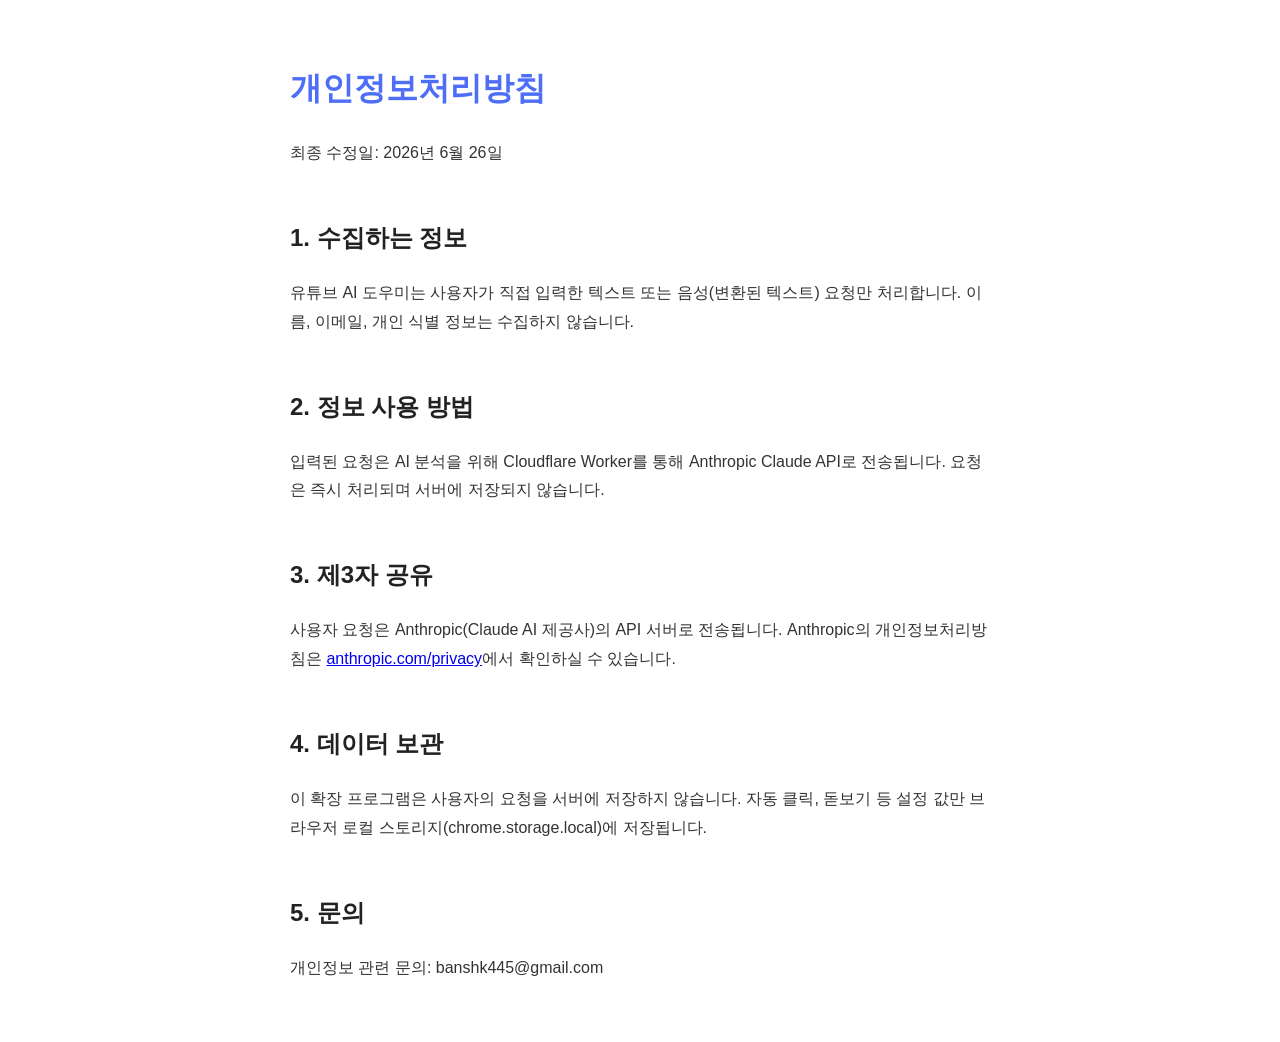
<file: docs/index.html>
<!DOCTYPE html>
<html lang="ko">
<head>
  <meta charset="UTF-8">
  <meta name="viewport" content="width=device-width, initial-scale=1">
  <title>개인정보처리방침 - 유튜브 AI 도우미</title>
  <style>
    body { font-family: -apple-system, 'Apple SD Gothic Neo', sans-serif; max-width: 700px; margin: 60px auto; padding: 0 20px; color: #333; line-height: 1.8; }
    h1 { color: #4F6EF7; }
    h2 { color: #222; margin-top: 2em; }
  </style>
</head>
<body>
  <h1>개인정보처리방침</h1>
  <p>최종 수정일: 2026년 6월 26일</p>
  <h2>1. 수집하는 정보</h2>
  <p>유튜브 AI 도우미는 사용자가 직접 입력한 텍스트 또는 음성(변환된 텍스트) 요청만 처리합니다. 이름, 이메일, 개인 식별 정보는 수집하지 않습니다.</p>
  <h2>2. 정보 사용 방법</h2>
  <p>입력된 요청은 AI 분석을 위해 Cloudflare Worker를 통해 Anthropic Claude API로 전송됩니다. 요청은 즉시 처리되며 서버에 저장되지 않습니다.</p>
  <h2>3. 제3자 공유</h2>
  <p>사용자 요청은 Anthropic(Claude AI 제공사)의 API 서버로 전송됩니다. Anthropic의 개인정보처리방침은 <a href="https://www.anthropic.com/privacy">anthropic.com/privacy</a>에서 확인하실 수 있습니다.</p>
  <h2>4. 데이터 보관</h2>
  <p>이 확장 프로그램은 사용자의 요청을 서버에 저장하지 않습니다. 자동 클릭, 돋보기 등 설정 값만 브라우저 로컬 스토리지(chrome.storage.local)에 저장됩니다.</p>
  <h2>5. 문의</h2>
  <p>개인정보 관련 문의: banshk445@gmail.com</p>
</body>
</html>
</file>
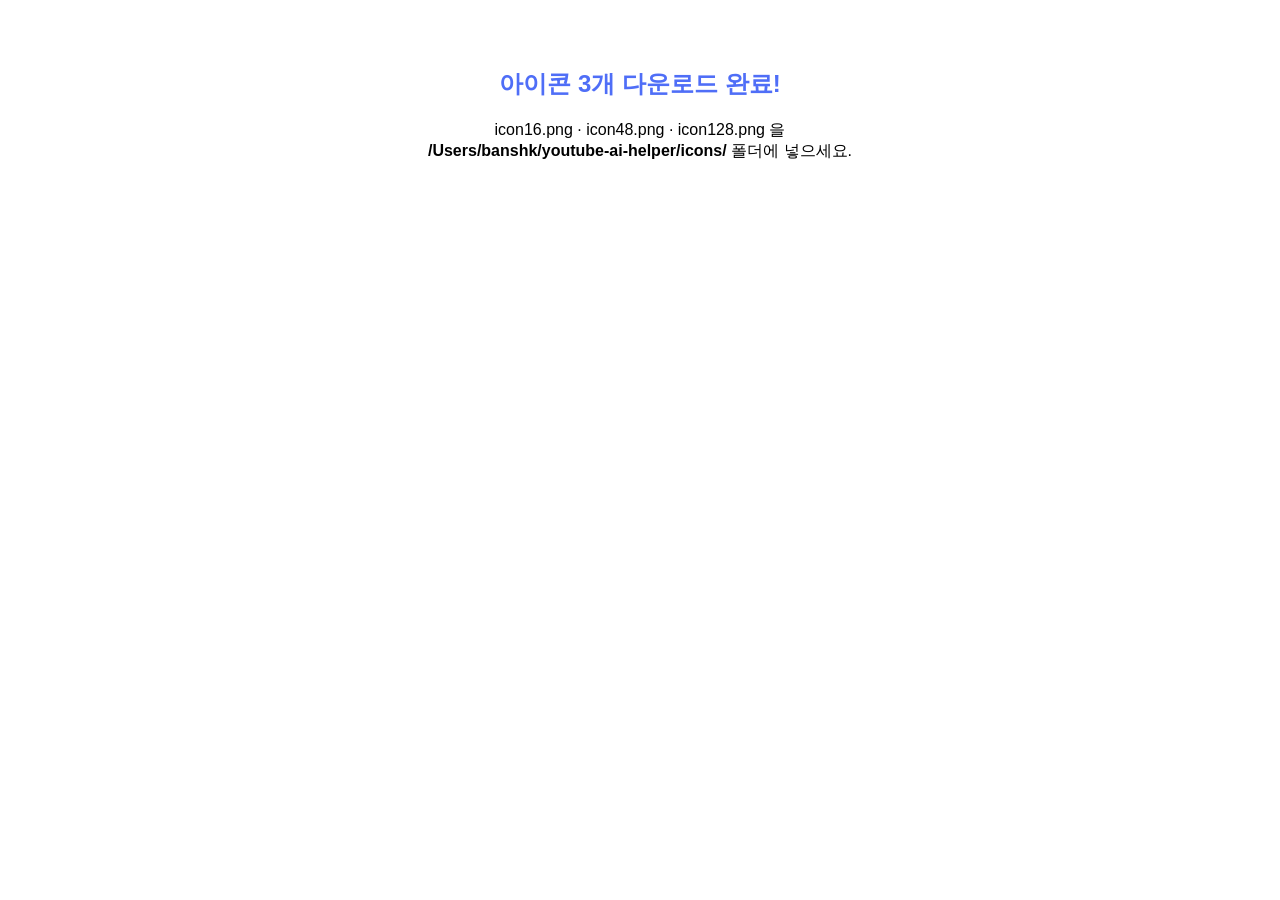
<file: create-icons.html>
<!DOCTYPE html>
<html lang="ko">
<head><meta charset="UTF-8"><title>아이콘 생성</title></head>
<body>
<script>
function createIcon(size) {
  const canvas = document.createElement('canvas');
  canvas.width = size;
  canvas.height = size;
  const ctx = canvas.getContext('2d');

  // 배경 원
  ctx.fillStyle = '#4F6EF7';
  ctx.beginPath();
  ctx.arc(size / 2, size / 2, size / 2, 0, Math.PI * 2);
  ctx.fill();

  // 돋보기 아이콘
  const lw  = Math.max(1.5, size * 0.09);
  const cx  = size * 0.41;
  const cy  = size * 0.41;
  const r   = size * 0.22;

  ctx.strokeStyle = '#ffffff';
  ctx.lineWidth   = lw;
  ctx.lineCap     = 'round';

  ctx.beginPath();
  ctx.arc(cx, cy, r, 0, Math.PI * 2);
  ctx.stroke();

  ctx.beginPath();
  const angle = Math.PI * 0.75;
  ctx.moveTo(cx + Math.cos(angle) * r, cy + Math.sin(angle) * r);
  ctx.lineTo(size * 0.76, size * 0.76);
  ctx.stroke();

  return canvas.toDataURL('image/png');
}

window.onload = () => {
  [16, 48, 128].forEach(size => {
    const a = document.createElement('a');
    a.href     = createIcon(size);
    a.download = `icon${size}.png`;
    document.body.appendChild(a);
    a.click();
    document.body.removeChild(a);
  });
  document.body.innerHTML =
    '<div style="font-family:sans-serif;padding:40px;text-align:center">' +
    '<h2 style="color:#4F6EF7">아이콘 3개 다운로드 완료!</h2>' +
    '<p>icon16.png · icon48.png · icon128.png 을<br>' +
    '<strong>/Users/banshk/youtube-ai-helper/icons/</strong> 폴더에 넣으세요.</p>' +
    '</div>';
};
</script>
</body>
</html>
</file>
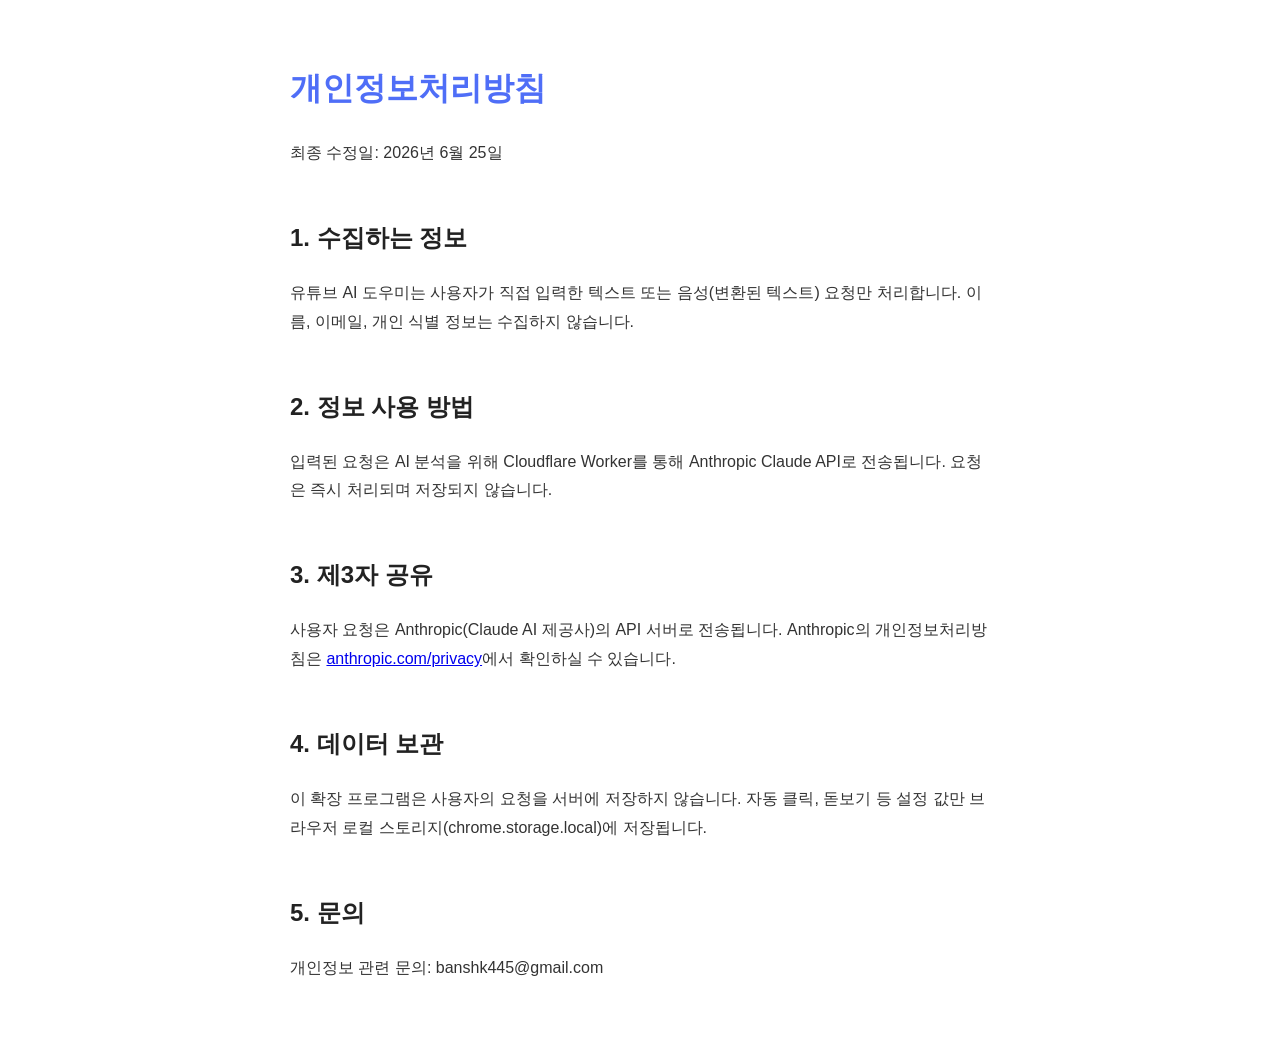
<file: privacy.html>
<!DOCTYPE html>
<html lang="ko">
<head>
  <meta charset="UTF-8">
  <meta name="viewport" content="width=device-width, initial-scale=1">
  <title>개인정보처리방침 - 유튜브 AI 도우미</title>
  <style>
    body { font-family: -apple-system, 'Apple SD Gothic Neo', sans-serif; max-width: 700px; margin: 60px auto; padding: 0 20px; color: #333; line-height: 1.8; }
    h1 { color: #4F6EF7; }
    h2 { color: #222; margin-top: 2em; }
  </style>
</head>
<body>
  <h1>개인정보처리방침</h1>
  <p>최종 수정일: 2026년 6월 25일</p>

  <h2>1. 수집하는 정보</h2>
  <p>유튜브 AI 도우미는 사용자가 직접 입력한 텍스트 또는 음성(변환된 텍스트) 요청만 처리합니다. 이름, 이메일, 개인 식별 정보는 수집하지 않습니다.</p>

  <h2>2. 정보 사용 방법</h2>
  <p>입력된 요청은 AI 분석을 위해 Cloudflare Worker를 통해 Anthropic Claude API로 전송됩니다. 요청은 즉시 처리되며 저장되지 않습니다.</p>

  <h2>3. 제3자 공유</h2>
  <p>사용자 요청은 Anthropic(Claude AI 제공사)의 API 서버로 전송됩니다. Anthropic의 개인정보처리방침은 <a href="https://www.anthropic.com/privacy">anthropic.com/privacy</a>에서 확인하실 수 있습니다.</p>

  <h2>4. 데이터 보관</h2>
  <p>이 확장 프로그램은 사용자의 요청을 서버에 저장하지 않습니다. 자동 클릭, 돋보기 등 설정 값만 브라우저 로컬 스토리지(chrome.storage.local)에 저장됩니다.</p>

  <h2>5. 문의</h2>
  <p>개인정보 관련 문의: banshk445@gmail.com</p>
</body>
</html>
</file>
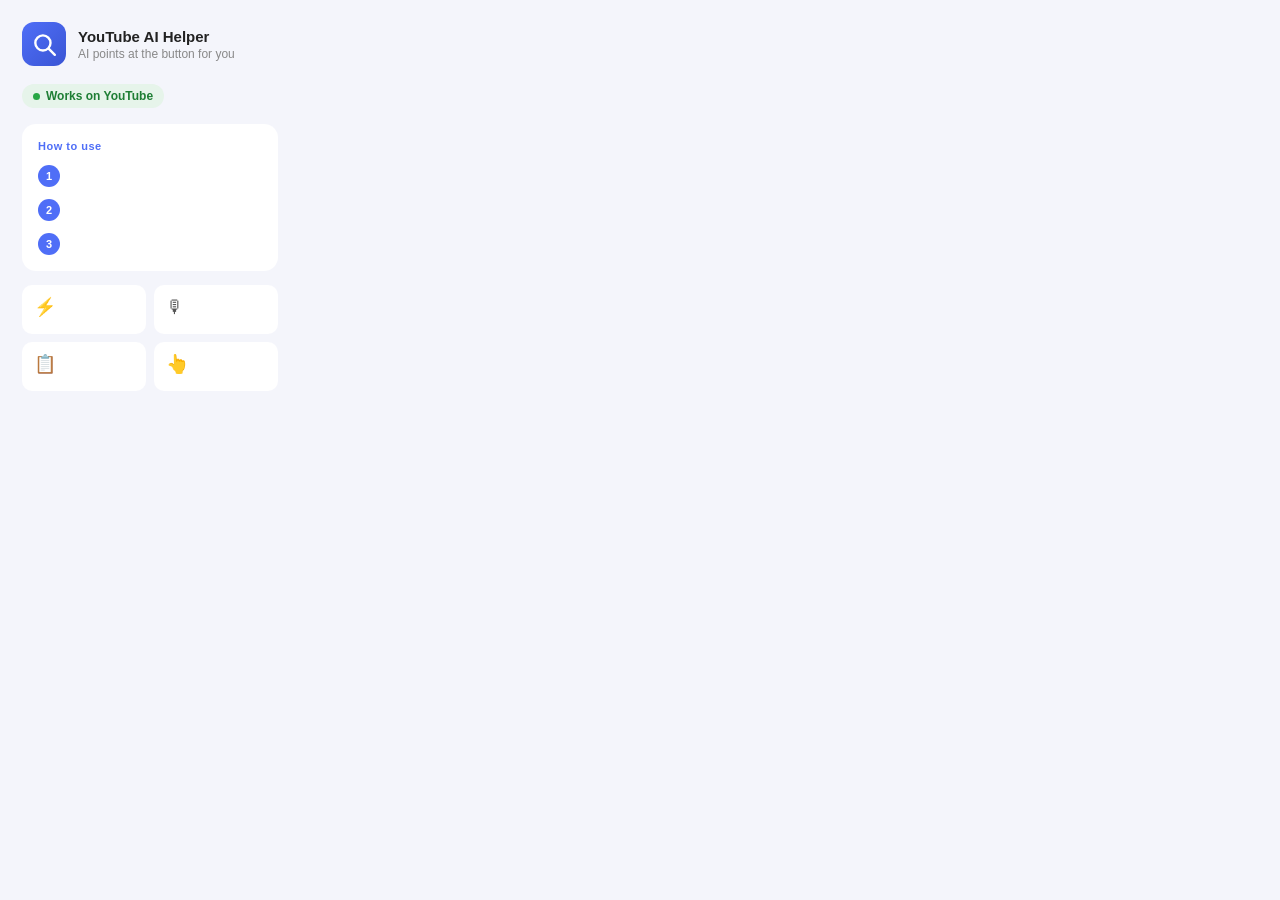
<file: popup/popup.html>
<!DOCTYPE html>
<html>
<head>
  <meta charset="UTF-8">
  <title id="popup-title">YouTube AI Helper</title>
  <style>
    * { box-sizing: border-box; margin: 0; padding: 0; }

    body {
      width: 300px;
      padding: 22px;
      font-family: -apple-system, 'Apple SD Gothic Neo', 'Noto Sans KR', sans-serif;
      background: #f4f5fb;
      color: #333;
    }

    .header {
      display: flex;
      align-items: center;
      gap: 12px;
      margin-bottom: 18px;
    }

    .header-icon {
      width: 44px;
      height: 44px;
      background: linear-gradient(135deg, #4F6EF7, #3a55d4);
      border-radius: 12px;
      display: flex;
      align-items: center;
      justify-content: center;
      flex-shrink: 0;
    }

    .header-icon svg { width: 26px; height: 26px; }

    .header-text h1 { font-size: 15px; font-weight: 800; color: #222; }
    .header-text p  { font-size: 12px; color: #888; margin-top: 2px; }

    .status-badge {
      display: inline-flex;
      align-items: center;
      gap: 6px;
      background: #e6f4ea;
      color: #1e7e34;
      font-size: 12px;
      font-weight: 600;
      padding: 5px 11px;
      border-radius: 20px;
      margin-bottom: 16px;
    }

    .status-dot {
      width: 7px;
      height: 7px;
      background: #28a745;
      border-radius: 50%;
      animation: blink 1.8s infinite;
    }

    @keyframes blink {
      0%, 100% { opacity: 1; }
      50% { opacity: 0.3; }
    }

    .steps {
      background: white;
      border-radius: 14px;
      padding: 16px;
      margin-bottom: 14px;
    }

    .steps-title {
      font-size: 11px;
      font-weight: 700;
      color: #4F6EF7;
      margin-bottom: 12px;
      letter-spacing: 0.5px;
    }

    .step {
      display: flex;
      gap: 11px;
      margin-bottom: 11px;
      align-items: flex-start;
    }

    .step:last-child { margin-bottom: 0; }

    .step-num {
      width: 22px;
      height: 22px;
      background: #4F6EF7;
      color: white;
      border-radius: 50%;
      font-size: 11px;
      font-weight: 700;
      display: flex;
      align-items: center;
      justify-content: center;
      flex-shrink: 0;
      margin-top: 1px;
    }

    .step-text {
      font-size: 13px;
      line-height: 1.55;
      color: #444;
    }

    .step-text strong { color: #4F6EF7; }

    .features {
      display: grid;
      grid-template-columns: 1fr 1fr;
      gap: 8px;
      margin-bottom: 14px;
    }

    .feature {
      background: white;
      border-radius: 10px;
      padding: 10px 12px;
      font-size: 12px;
      color: #555;
      font-weight: 500;
      line-height: 1.4;
    }

    .feature .feat-icon { font-size: 18px; margin-bottom: 4px; display: block; }

    .footer {
      text-align: center;
      font-size: 11px;
      color: #bbb;
    }
  </style>
</head>
<body>
  <div class="header">
    <div class="header-icon">
      <svg viewBox="0 0 24 24" fill="none" stroke="white" stroke-width="2.2"
           stroke-linecap="round" stroke-linejoin="round">
        <circle cx="11" cy="11" r="7"/>
        <line x1="16.5" y1="16.5" x2="22" y2="22"/>
      </svg>
    </div>
    <div class="header-text">
      <h1 id="header-title">YouTube AI Helper</h1>
      <p id="header-subtitle">AI points at the button for you</p>
    </div>
  </div>

  <div class="status-badge">
    <div class="status-dot"></div>
    <span id="status-badge-text">Works on YouTube</span>
  </div>

  <div class="steps">
    <div class="steps-title" id="steps-title">How to use</div>
    <div class="step">
      <div class="step-num">1</div>
      <div class="step-text" id="step-1"></div>
    </div>
    <div class="step">
      <div class="step-num">2</div>
      <div class="step-text" id="step-2"></div>
    </div>
    <div class="step">
      <div class="step-num">3</div>
      <div class="step-text" id="step-3"></div>
    </div>
  </div>

  <div class="features">
    <div class="feature"><span class="feat-icon">⚡</span><span id="feature-1"></span></div>
    <div class="feature"><span class="feat-icon">🎙</span><span id="feature-2"></span></div>
    <div class="feature"><span class="feat-icon">📋</span><span id="feature-3"></span></div>
    <div class="feature"><span class="feat-icon">👆</span><span id="feature-4"></span></div>
  </div>

  <div class="footer" id="footer-text"></div>
  <script src="popup.js"></script>
</body>
</html>
</file>
